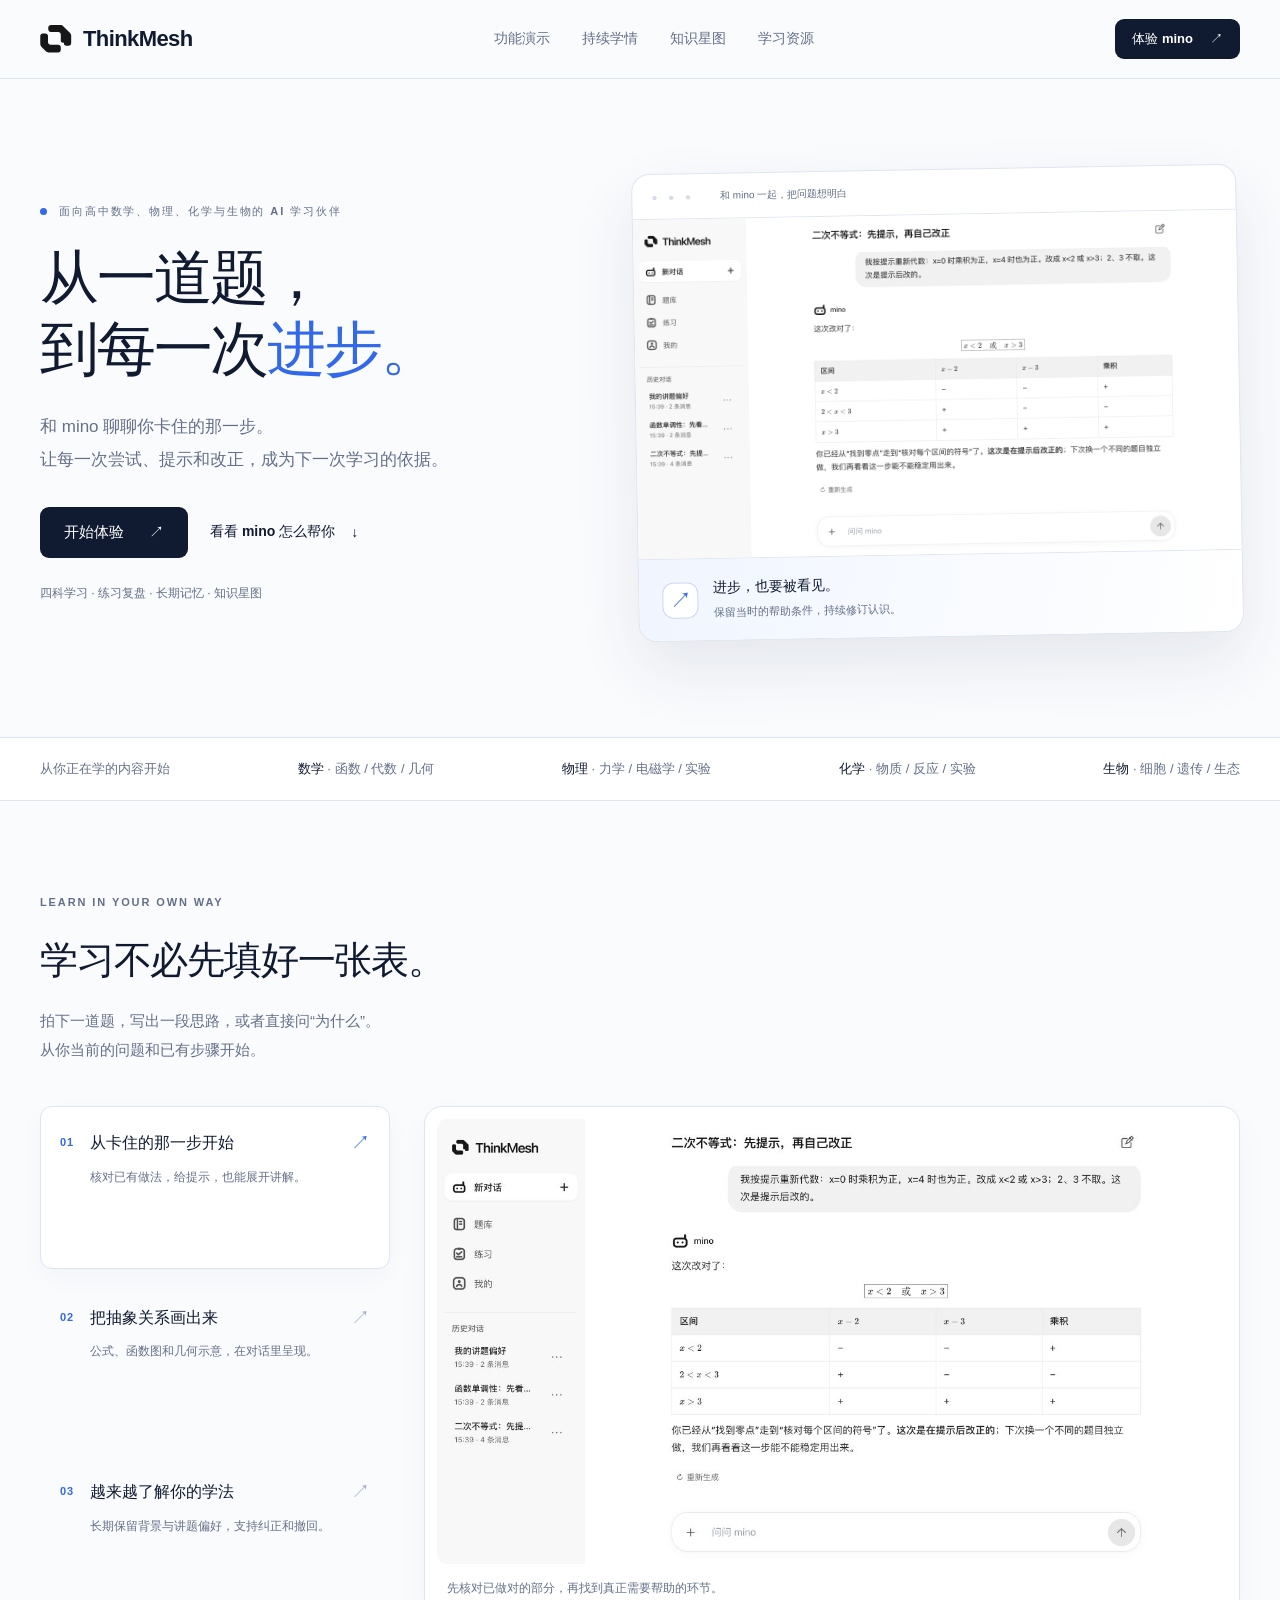
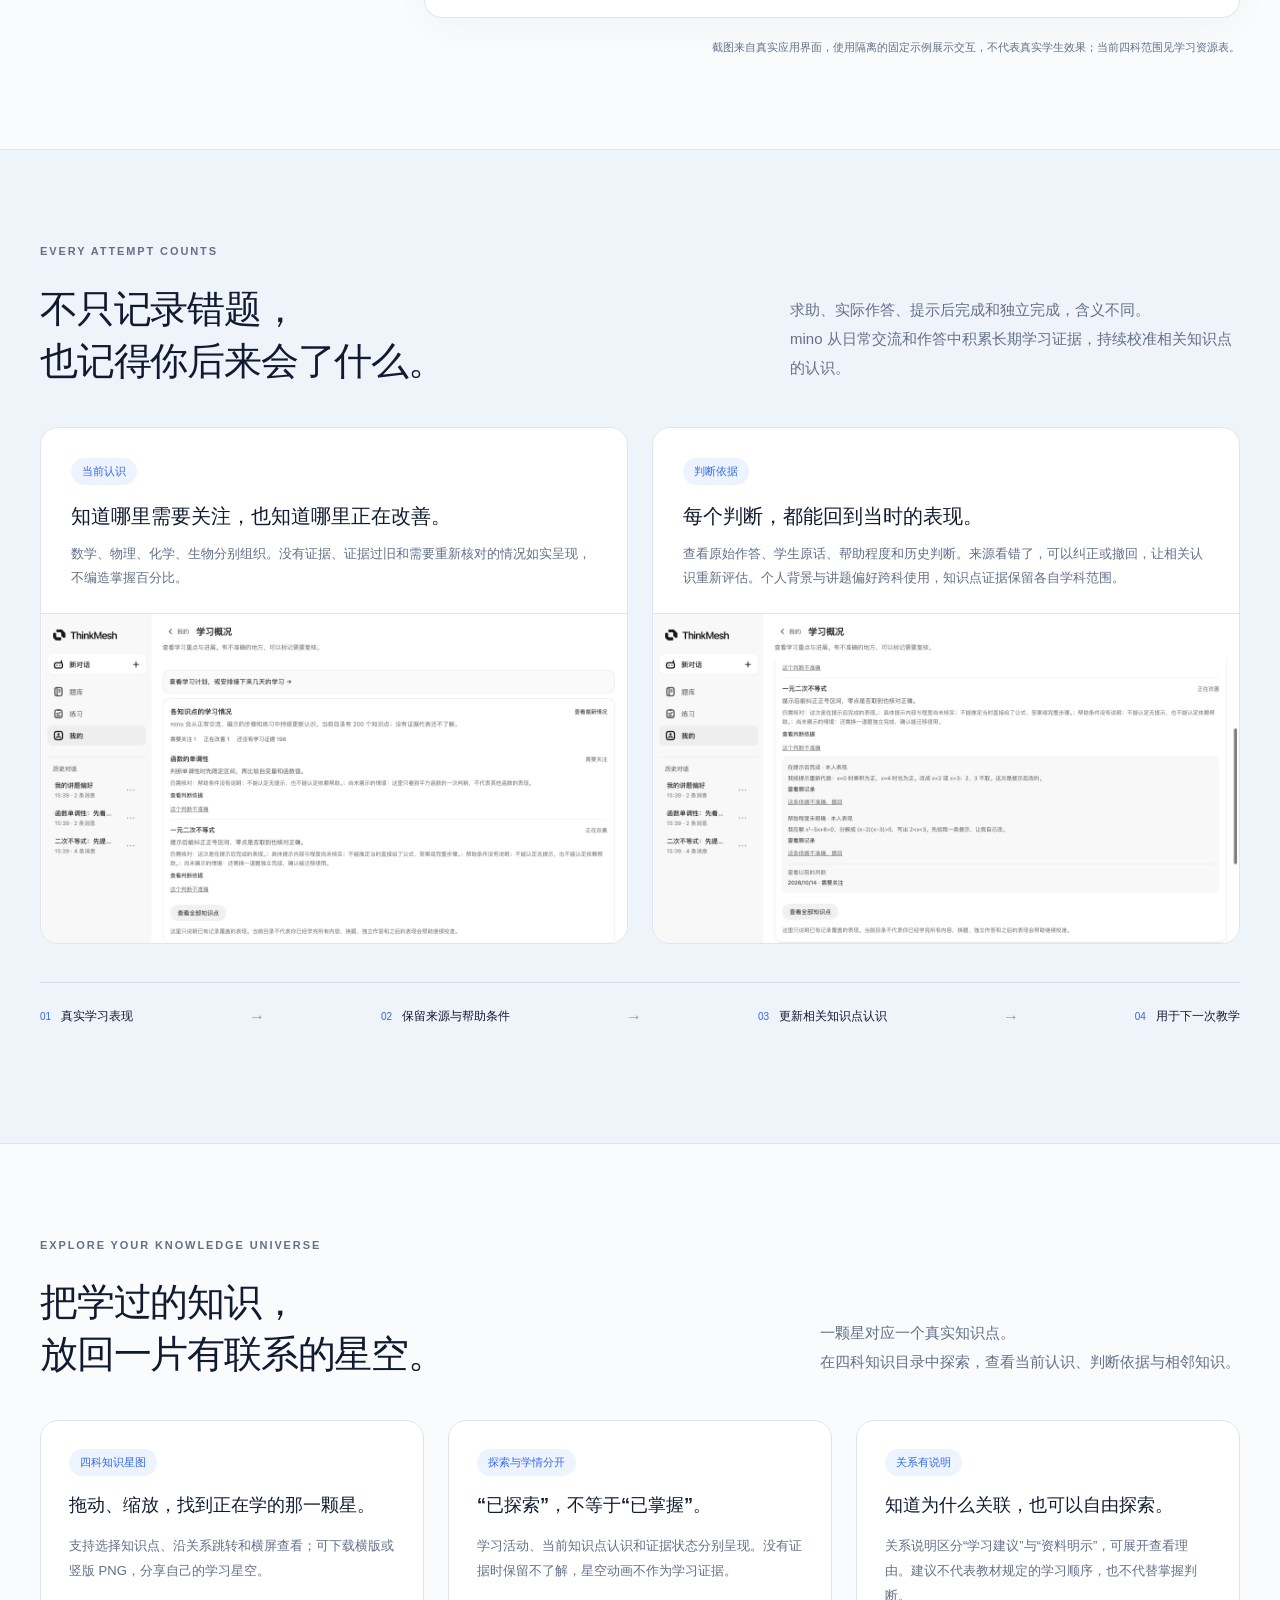
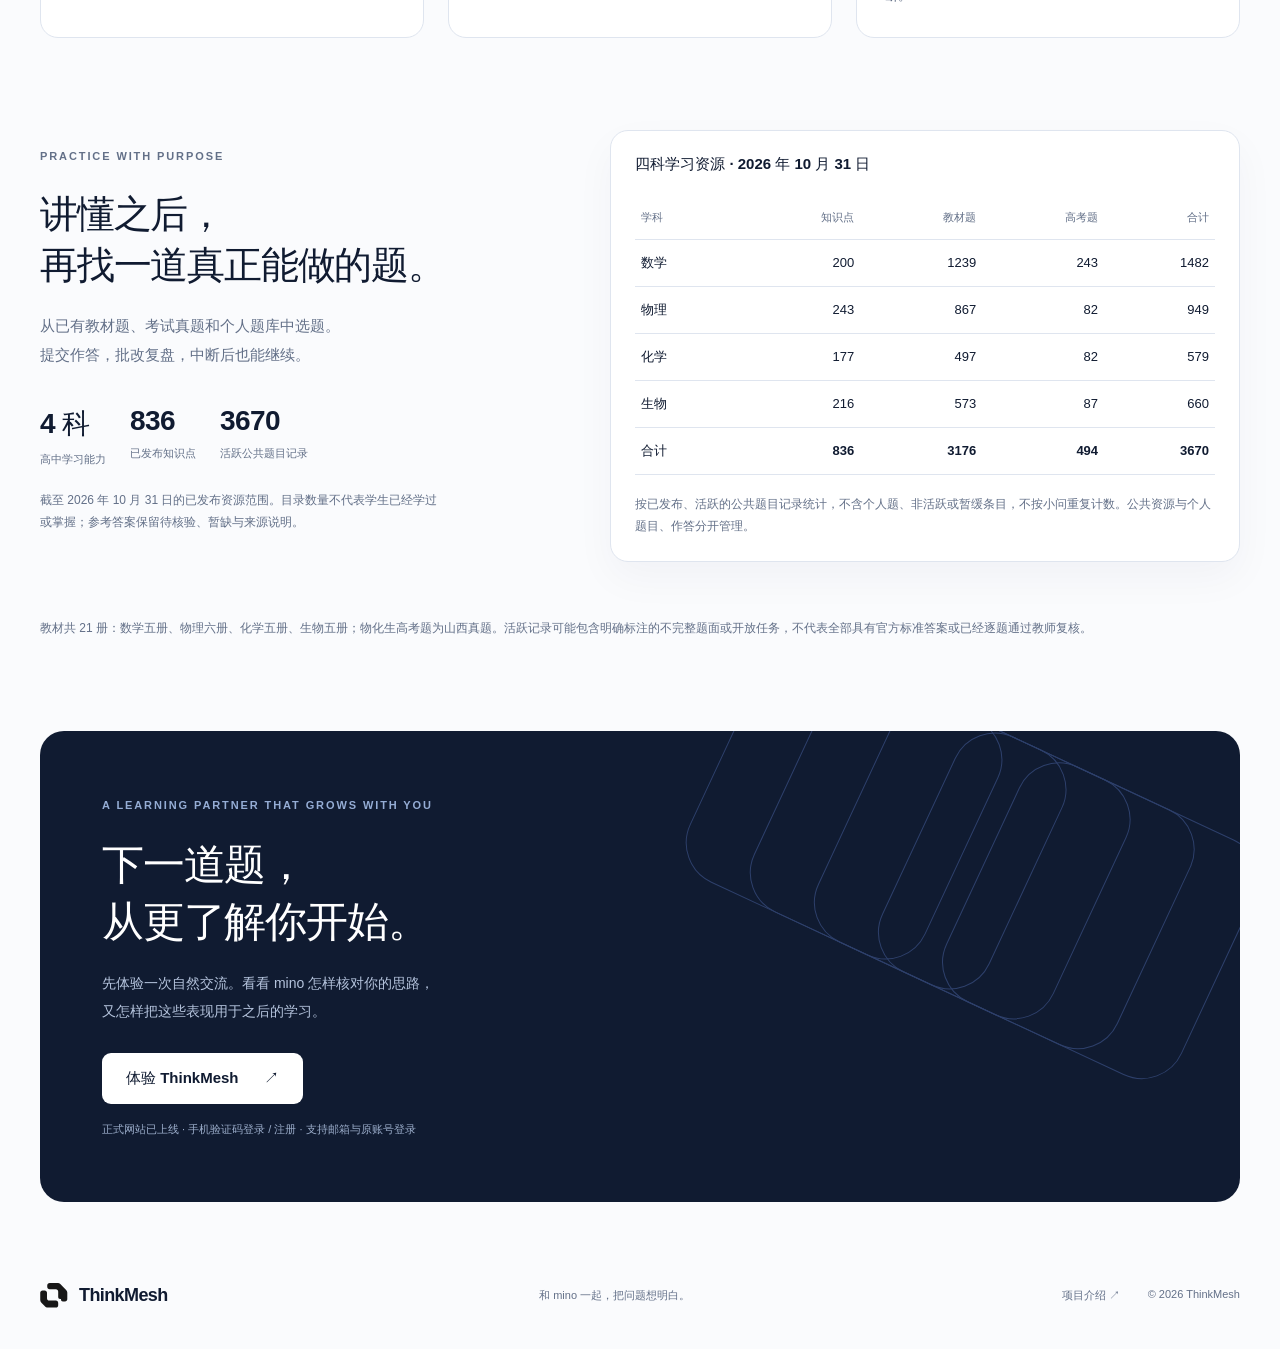
<file: index.html>
<!doctype html>
<html lang="zh-CN">
<head>
  <meta charset="utf-8"><meta name="viewport" content="width=device-width, initial-scale=1">
  <meta name="description" content="ThinkMesh：面向高中数学、物理、化学与生物的 AI 学习伙伴。从读题讲题到练习复盘，让每一次学习成为下一次教学的依据。">
  <meta name="theme-color" content="#101b31"><meta property="og:title" content="ThinkMesh · 从一道题，到每一次进步。">
  <meta property="og:description" content="四科教学、长期学习证据与知识星图。和 mino 一起，把问题想明白。"><meta property="og:image" content="https://zhangyuyao-zx.github.io/thinkmesh-showcase/assets/cover.png">
  <title>ThinkMesh · 从一道题，到每一次进步。</title>
  <link rel="icon" href="assets/thinkmesh.svg" type="image/svg+xml"><link rel="stylesheet" href="styles.css"><script src="script.js" defer></script>
</head>
<body>
  <a class="skip" href="#main">跳到正文</a>
  <header class="header"><div class="wrap nav"><a class="brand" href="./" aria-label="ThinkMesh 首页"><img src="assets/thinkmesh.svg" width="32" height="30" alt=""><span>ThinkMesh</span></a><nav aria-label="主导航"><a href="#demo">功能演示</a><a href="#learning">持续学情</a><a href="#universe">知识星图</a><a href="#resources">学习资源</a></nav><a class="button small" href="experience.html">体验 mino <span aria-hidden="true">↗</span></a></div></header>
  <main id="main">
    <section class="hero wrap">
      <div class="hero-copy"><p class="eyebrow"><span class="dot"></span> 面向高中数学、物理、化学与生物的 AI 学习伙伴</p><h1>从一道题，<br>到每一次<span class="blue">进步。</span></h1><p class="lead">和 mino 聊聊你卡住的那一步。<br>让每一次尝试、提示和改正，成为下一次学习的依据。</p><div class="actions"><a class="button" href="experience.html">开始体验 <span aria-hidden="true">↗</span></a><a class="text-link" href="#demo">看看 mino 怎么帮你 <span aria-hidden="true">↓</span></a></div><p class="quiet">四科学习 · 练习复盘 · 长期记忆 · 知识星图</p></div>
      <div class="hero-visual"><div class="window-top"><span class="window-dots" aria-hidden="true">● ● ●</span><span>和 mino 一起，把问题想明白</span></div><img src="assets/tutoring.jpg" width="1280" height="720" alt="mino 根据学生已有步骤提示二次不等式的区间判断"><div class="visual-note"><span class="note-icon" aria-hidden="true">↗</span><div><strong>进步，也要被看见。</strong><span>保留当时的帮助条件，持续修订认识。</span></div></div></div>
    </section>
    <div class="subject-strip"><div class="wrap strip-inner"><span>从你正在学的内容开始</span><span><b>数学</b> · 函数 / 代数 / 几何</span><span><b>物理</b> · 力学 / 电磁学 / 实验</span><span><b>化学</b> · 物质 / 反应 / 实验</span><span><b>生物</b> · 细胞 / 遗传 / 生态</span></div></div>
    <section id="demo" class="section wrap">
      <div class="section-head"><p class="eyebrow">LEARN IN YOUR OWN WAY</p><h2>学习不必先填好一张表。</h2><p>拍下一道题，写出一段思路，或者直接问“为什么”。<br>从你当前的问题和已有步骤开始。</p></div>
      <div class="demo-layout"><div class="demo-tabs" role="tablist" aria-label="功能演示">
        <button class="demo-tab active" id="tab-tutoring" role="tab" aria-selected="true" aria-controls="demo-panel" data-demo="tutoring"><span class="tab-number">01</span><span><strong>从卡住的那一步开始</strong><small>核对已有做法，给提示，也能展开讲解。</small></span><span class="tab-arrow" aria-hidden="true">↗</span></button>
        <button class="demo-tab" id="tab-geometry" role="tab" aria-selected="false" aria-controls="demo-panel" tabindex="-1" data-demo="geometry"><span class="tab-number">02</span><span><strong>把抽象关系画出来</strong><small>公式、函数图和几何示意，在对话里呈现。</small></span><span class="tab-arrow" aria-hidden="true">↗</span></button>
        <button class="demo-tab" id="tab-memory" role="tab" aria-selected="false" aria-controls="demo-panel" tabindex="-1" data-demo="memory"><span class="tab-number">03</span><span><strong>越来越了解你的学法</strong><small>长期保留背景与讲题偏好，支持纠正和撤回。</small></span><span class="tab-arrow" aria-hidden="true">↗</span></button>
      </div><figure id="demo-panel" class="demo-panel" role="tabpanel" aria-labelledby="tab-tutoring"><img id="demo-image" src="assets/tutoring.jpg" width="1280" height="720" alt="mino 核对学生的二次不等式步骤" loading="lazy"><figcaption id="demo-caption">先核对已做对的部分，再找到真正需要帮助的环节。</figcaption></figure></div>
      <p class="demo-disclosure">截图来自真实应用界面，使用隔离的固定示例展示交互，不代表真实学生效果；当前四科范围见学习资源表。</p>
    </section>
    <section id="learning" class="learning-band"><div class="section wrap">
      <div class="split-heading"><div><p class="eyebrow">EVERY ATTEMPT COUNTS</p><h2>不只记录错题，<br>也记得你后来会了什么。</h2></div><p>求助、实际作答、提示后完成和独立完成，含义不同。<br>mino 从日常交流和作答中积累长期学习证据，持续校准相关知识点的认识。</p></div>
      <div class="learning-grid"><article class="learning-card"><div class="card-text"><span class="pill">当前认识</span><h3>知道哪里需要关注，也知道哪里正在改善。</h3><p>数学、物理、化学、生物分别组织。没有证据、证据过旧和需要重新核对的情况如实呈现，不编造掌握百分比。</p></div><img src="assets/learning.jpg" width="1280" height="720" alt="知识点学情页区分需要关注、正在改善与没有证据" loading="lazy"></article><article class="learning-card"><div class="card-text"><span class="pill">判断依据</span><h3>每个判断，都能回到当时的表现。</h3><p>查看原始作答、学生原话、帮助程度和历史判断。来源看错了，可以纠正或撤回，让相关认识重新评估。个人背景与讲题偏好跨科使用，知识点证据保留各自学科范围。</p></div><img src="assets/evidence.jpg" width="1280" height="720" alt="展开知识点判断依据，查看原始表现与历史修订" loading="lazy"></article></div>
      <div class="cycle" aria-label="持续学习过程"><span><i>01</i>真实学习表现</span><b aria-hidden="true">→</b><span><i>02</i>保留来源与帮助条件</span><b aria-hidden="true">→</b><span><i>03</i>更新相关知识点认识</span><b aria-hidden="true">→</b><span><i>04</i>用于下一次教学</span></div>
    </div></section>
    <section id="universe" class="section wrap universe">
      <div class="split-heading"><div><p class="eyebrow">EXPLORE YOUR KNOWLEDGE UNIVERSE</p><h2>把学过的知识，<br>放回一片有联系的星空。</h2></div><p>一颗星对应一个真实知识点。<br>在四科知识目录中探索，查看当前认识、判断依据与相邻知识。</p></div>
      <div class="universe-grid"><article class="universe-card"><span class="pill">四科知识星图</span><h3>拖动、缩放，找到正在学的那一颗星。</h3><p>支持选择知识点、沿关系跳转和横屏查看；可下载横版或竖版 PNG，分享自己的学习星空。</p></article><article class="universe-card"><span class="pill">探索与学情分开</span><h3>“已探索”，不等于“已掌握”。</h3><p>学习活动、当前知识点认识和证据状态分别呈现。没有证据时保留不了解，星空动画不作为学习证据。</p></article><article class="universe-card"><span class="pill">关系有说明</span><h3>知道为什么关联，也可以自由探索。</h3><p>关系说明区分“学习建议”与“资料明示”，可展开查看理由。建议不代表教材规定的学习顺序，也不代替掌握判断。</p></article></div>
    </section>
    <section id="resources" class="section wrap resources"><div class="resource-copy"><p class="eyebrow">PRACTICE WITH PURPOSE</p><h2>讲懂之后，<br>再找一道真正能做的题。</h2><p>从已有教材题、考试真题和个人题库中选题。<br>提交作答，批改复盘，中断后也能继续。</p><div class="resource-stats"><div><strong>4 科</strong><span>高中学习能力</span></div><div><strong>836</strong><span>已发布知识点</span></div><div><strong>3670</strong><span>活跃公共题目记录</span></div></div><p class="quiet resource-note">截至 2026 年 10 月 31 日的已发布资源范围。目录数量不代表学生已经学过或掌握；参考答案保留待核验、暂缺与来源说明。</p></div><div class="resource-visual resource-table"><table><caption>四科学习资源 · 2026 年 10 月 31 日</caption><thead><tr><th scope="col">学科</th><th scope="col">知识点</th><th scope="col">教材题</th><th scope="col">高考题</th><th scope="col">合计</th></tr></thead><tbody><tr><th scope="row">数学</th><td>200</td><td>1239</td><td>243</td><td>1482</td></tr><tr><th scope="row">物理</th><td>243</td><td>867</td><td>82</td><td>949</td></tr><tr><th scope="row">化学</th><td>177</td><td>497</td><td>82</td><td>579</td></tr><tr><th scope="row">生物</th><td>216</td><td>573</td><td>87</td><td>660</td></tr></tbody><tfoot><tr><th scope="row">合计</th><td>836</td><td>3176</td><td>494</td><td>3670</td></tr></tfoot></table><p class="quiet">按已发布、活跃的公共题目记录统计，不含个人题、非活跃或暂缓条目，不按小问重复计数。公共资源与个人题目、作答分开管理。</p></div><p class="quiet resource-scope">教材共 21 册：数学五册、物理六册、化学五册、生物五册；物化生高考题为山西真题。活跃记录可能包含明确标注的不完整题面或开放任务，不代表全部具有官方标准答案或已经逐题通过教师复核。</p></section>
    <section class="section wrap start"><div class="start-content"><p class="eyebrow">A LEARNING PARTNER THAT GROWS WITH YOU</p><h2>下一道题，<br>从更了解你开始。</h2><p>先体验一次自然交流。看看 mino 怎样核对你的思路，<br>又怎样把这些表现用于之后的学习。</p><a class="button light" href="experience.html">体验 ThinkMesh <span aria-hidden="true">↗</span></a><span class="start-note">正式网站已上线 · 手机验证码登录 / 注册 · 支持邮箱与原账号登录</span></div><div class="mesh" aria-hidden="true"><span></span><span></span><span></span><span></span><span></span></div></section>
  </main>
  <footer class="wrap footer"><a class="brand" href="./"><img src="assets/thinkmesh.svg" width="28" height="26" alt=""><span>ThinkMesh</span></a><p>和 mino 一起，把问题想明白。</p><div><a href="https://github.com/zhangyuyao-zx/thinkmesh-showcase" target="_blank" rel="noopener noreferrer">项目介绍 ↗</a><span>© 2026 ThinkMesh</span></div></footer>
</body>
</html>
</file>
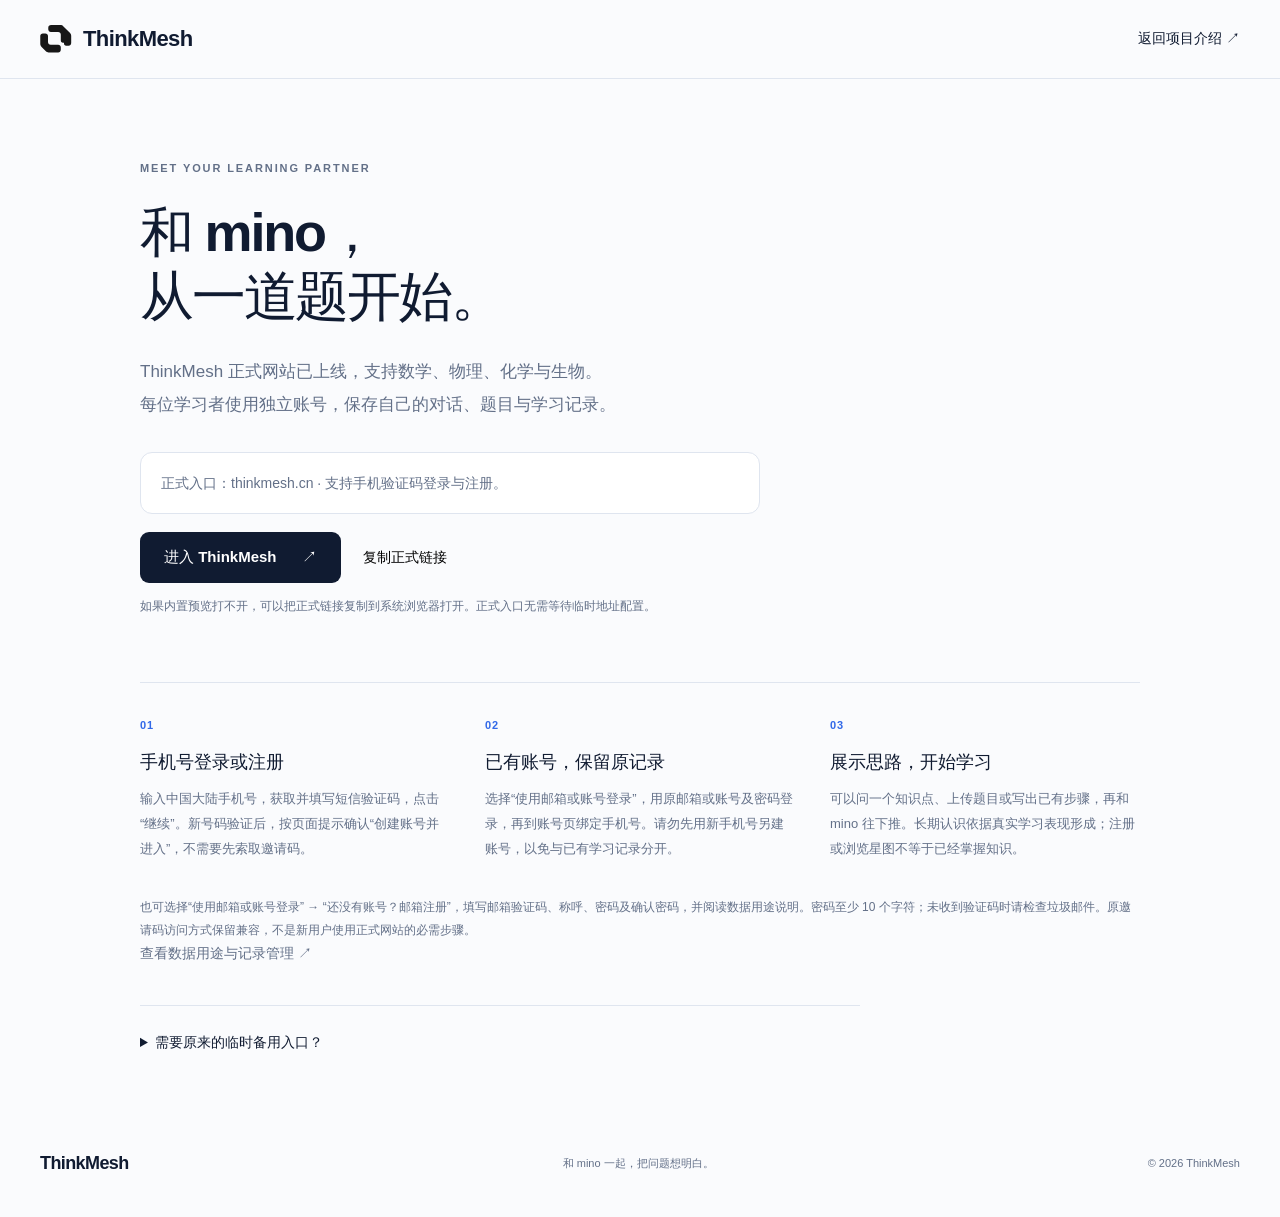
<file: experience.html>
<!doctype html>
<html lang="zh-CN">
<head><meta charset="utf-8"><meta name="viewport" content="width=device-width,initial-scale=1"><meta name="theme-color" content="#101b31"><title>体验 mino · ThinkMesh</title><meta name="description" content="通过 thinkmesh.cn 正式网站体验 ThinkMesh 四科学习伙伴。支持手机验证码登录与注册、邮箱注册及原账号登录。"><link rel="icon" href="assets/thinkmesh.svg" type="image/svg+xml"><link rel="stylesheet" href="styles.css"><script src="script.js" defer></script></head>
<body><header class="header"><div class="wrap nav"><a class="brand" href="./"><img src="assets/thinkmesh.svg" width="32" height="30" alt=""><span>ThinkMesh</span></a><a class="text-link" href="./">返回项目介绍 ↗</a></div></header>
<main class="experience wrap"><p class="eyebrow">MEET YOUR LEARNING PARTNER</p><h1>和 mino，<br>从一道题开始。</h1><p class="lead">ThinkMesh 正式网站已上线，支持数学、物理、化学与生物。<br>每位学习者使用独立账号，保存自己的对话、题目与学习记录。</p><div class="entry-status">正式入口：thinkmesh.cn · 支持手机验证码登录与注册。</div><div class="actions"><a id="entry-link" class="button" href="https://thinkmesh.cn/login" target="_blank" rel="noopener noreferrer">进入 ThinkMesh <span aria-hidden="true">↗</span></a><button id="entry-copy" class="text-link copy-entry" type="button" aria-live="polite">复制正式链接</button></div><p class="quiet">如果内置预览打不开，可以把正式链接复制到系统浏览器打开。正式入口无需等待临时地址配置。</p>
<div class="experience-steps"><article><span class="tab-number">01</span><h2>手机号登录或注册</h2><p>输入中国大陆手机号，获取并填写短信验证码，点击“继续”。新号码验证后，按页面提示确认“创建账号并进入”，不需要先索取邀请码。</p></article><article><span class="tab-number">02</span><h2>已有账号，保留原记录</h2><p>选择“使用邮箱或账号登录”，用原邮箱或账号及密码登录，再到账号页绑定手机号。请勿先用新手机号另建账号，以免与已有学习记录分开。</p></article><article><span class="tab-number">03</span><h2>展示思路，开始学习</h2><p>可以问一个知识点、上传题目或写出已有步骤，再和 mino 往下推。长期认识依据真实学习表现形成；注册或浏览星图不等于已经掌握知识。</p></article></div>
<p class="quiet">也可选择“使用邮箱或账号登录” → “还没有账号？邮箱注册”，填写邮箱验证码、称呼、密码及确认密码，并阅读数据用途说明。密码至少 10 个字符；未收到验证码时请检查垃圾邮件。原邀请码访问方式保留兼容，不是新用户使用正式网站的必需步骤。<br><a class="text-link" href="https://thinkmesh.cn/privacy" target="_blank" rel="noopener noreferrer">查看数据用途与记录管理 ↗</a></p>
<details class="legacy-entry" id="legacy-entry"><summary>需要原来的临时备用入口？</summary><p class="quiet">保留原动态入口配置，供仍使用该路径的体验者查看。它可能更换或暂停；配置标记不代表实时连通性。建议优先使用上方正式网站。</p><div id="entry-status" class="entry-status" role="status">展开后读取备用入口配置…</div><a id="legacy-entry-link" class="text-link" hidden target="_blank" rel="noopener noreferrer">打开临时备用入口 ↗</a><noscript><p class="quiet">启用 JavaScript 后可读取动态备用地址；上方正式网站链接可直接使用。</p></noscript></details></main><footer class="wrap footer"><a class="brand" href="./"><span>ThinkMesh</span></a><p>和 mino 一起，把问题想明白。</p><span>© 2026 ThinkMesh</span></footer></body></html>
</file>
<file: styles.css>
:root{--ink:#101b31;--muted:#637088;--blue:#3269e8;--line:#dfe5ef;--paper:#fafbfdfc;--radius:18px;font-family:Inter,-apple-system,BlinkMacSystemFont,"PingFang SC","Microsoft YaHei",sans-serif;color:var(--ink);background:var(--paper);font-synthesis:none}*{box-sizing:border-box}html{scroll-behavior:smooth;scroll-padding-top:90px}body{margin:0}a{color:inherit;text-decoration:none}button{font:inherit}img{display:block;max-width:100%;height:auto}button,a{-webkit-tap-highlight-color:transparent}a:focus-visible,button:focus-visible{outline:3px solid var(--blue);outline-offset:5px}[hidden]{display:none!important}.wrap{width:min(1200px,calc(100% - 64px));margin-inline:auto}.skip{position:fixed;top:-60px;left:20px;padding:12px;background:white;z-index:20}.skip:focus{top:12px}.header{position:sticky;top:0;z-index:10;background:#fafbfdef;border-bottom:1px solid var(--line);backdrop-filter:blur(16px)}.nav{height:78px;display:flex;align-items:center;justify-content:space-between;gap:28px}.brand{display:flex;align-items:center;gap:11px;font-size:22px;font-weight:750;letter-spacing:-.6px}.nav nav{display:flex;gap:32px;font-size:14px;color:var(--muted)}.nav nav a:hover{color:var(--blue)}.button{display:inline-flex;align-items:center;justify-content:center;gap:25px;min-height:51px;background:var(--ink);color:white;padding:14px 24px;border-radius:9px;font-size:15px;font-weight:600;transition:background .2s,transform .2s}.button:hover{background:#264475;transform:translateY(-2px)}.button.small{min-height:40px;padding:10px 17px;font-size:13px;gap:17px}.button.light{background:white;color:var(--ink)}.text-link{font-size:14px;font-weight:600;display:inline-flex;gap:16px;align-items:center}.text-link:hover{color:var(--blue)}.hero{display:grid;grid-template-columns:1fr 1.12fr;gap:55px;align-items:center;padding-block:90px 100px}.eyebrow{font-size:11px;font-weight:650;letter-spacing:1.9px;color:var(--muted);margin:0 0 22px;line-height:1.7}.dot{display:inline-block;width:7px;height:7px;background:var(--blue);border-radius:50%;margin-right:7px}h1{font-size:clamp(42px,4.6vw,64px);line-height:1.2;letter-spacing:-2.2px;margin:0 0 26px;font-weight:750}.blue{color:var(--blue)}.lead{font-size:17px;line-height:1.95;color:var(--muted);margin:0 0 30px}.actions{display:flex;gap:22px;align-items:center;flex-wrap:wrap}.quiet{font-size:12px;line-height:1.85;color:var(--muted)}.hero .quiet{margin:24px 0 0}.hero-visual{background:white;border:1px solid var(--line);border-radius:var(--radius);box-shadow:0 28px 65px #1c325719;transform:rotate(-1deg);overflow:hidden;position:relative}.window-top{display:flex;gap:25px;align-items:center;padding:15px 19px;color:var(--muted);font-size:10px;border-bottom:1px solid var(--line)}.window-dots{color:#d4dce8;letter-spacing:4px;font-size:10px}.visual-note{display:flex;gap:15px;align-items:center;padding:20px 23px;border-top:1px solid var(--line);background:linear-gradient(100deg,#f0f5ff,#fff)}.visual-note strong{display:block;font-size:14px;margin-bottom:5px}.visual-note span:not(.note-icon){font-size:11px;color:var(--muted)}.note-icon{width:36px;height:36px;border:1px solid #ccd9f6;border-radius:11px;display:grid;place-items:center;color:var(--blue);font-size:22px;background:#fff}.subject-strip{border-block:1px solid var(--line);background:white}.strip-inner{display:flex;justify-content:space-between;gap:20px;padding:22px 0;color:var(--muted);font-size:13px}.strip-inner b{color:var(--ink);font-weight:600}.section{padding-block:92px}.section-head{margin-bottom:42px}.section-head h2,.split-heading h2,.resources h2,.start h2{font-size:clamp(29px,3vw,42px);line-height:1.35;letter-spacing:-1.2px;margin:0 0 20px;font-weight:700}.section-head p:not(.eyebrow),.split-heading>p,.resource-copy>p:not(.eyebrow):not(.quiet){font-size:15px;color:var(--muted);line-height:1.95;margin:0}.demo-layout{display:grid;grid-template-columns:350px 1fr;gap:34px;align-items:stretch}.demo-tabs{display:flex;flex-direction:column;gap:12px}.demo-tab{display:flex;text-align:left;gap:16px;align-items:flex-start;border:1px solid transparent;background:transparent;border-radius:12px;padding:23px 19px;cursor:pointer;color:var(--ink);flex:1;transition:background .2s}.demo-tab:hover{background:#f0f4fc}.demo-tab.active{background:white;border-color:var(--line);box-shadow:0 9px 24px #112b5408}.tab-number{color:var(--blue);font-size:11px;font-weight:700;letter-spacing:1px;line-height:24px}.demo-tab strong{display:block;font-size:16px;font-weight:650;margin-bottom:10px;line-height:1.6}.demo-tab small{display:block;font-size:12px;color:var(--muted);line-height:1.9}.tab-arrow{margin-left:auto;font-size:19px;color:#a4b2ca}.demo-tab.active .tab-arrow{color:var(--blue)}figure{margin:0}.demo-panel{background:white;border:1px solid var(--line);border-radius:var(--radius);padding:12px;overflow:hidden;align-self:center;box-shadow:0 12px 35px #10234208}.demo-panel img{border-radius:10px;aspect-ratio:16/9;object-fit:contain;width:100%;background:white}figcaption{font-size:12px;color:var(--muted);line-height:1.75;padding:14px 10px 6px}.demo-disclosure{text-align:right;font-size:11px;color:var(--muted);margin:20px 0 0;line-height:1.8}.learning-band{background:#eff3fa;border-block:1px solid var(--line)}.split-heading{display:flex;justify-content:space-between;align-items:flex-end;gap:50px;margin-bottom:40px}.split-heading h2{margin-bottom:0}.split-heading>p{max-width:450px;padding-bottom:4px}.learning-grid{display:grid;grid-template-columns:1fr 1fr;gap:24px}.learning-card{background:white;border:1px solid var(--line);border-radius:var(--radius);overflow:hidden}.card-text{padding:30px 30px 22px}.pill{display:inline-block;background:#edf3ff;color:var(--blue);font-size:11px;font-weight:600;padding:6px 11px;border-radius:100px;margin-bottom:15px}.card-text h3{font-size:20px;font-weight:650;line-height:1.6;margin:0 0 10px}.card-text p{font-size:13px;line-height:1.9;color:var(--muted);margin:0}.learning-card img{border-top:1px solid var(--line);width:100%;aspect-ratio:16/9;object-fit:contain}.cycle{display:flex;justify-content:space-between;align-items:center;gap:16px;margin-top:38px;padding:25px 0;border-top:1px solid #d7dfed;flex-wrap:wrap}.cycle span{font-size:12px;display:flex;align-items:center;gap:10px}.cycle i{font-style:normal;font-size:10px;color:var(--blue)}.cycle b{font-weight:400;color:#8d9bb3}.resources{display:grid;grid-template-columns:.9fr 1.1fr;gap:55px;align-items:center}.resource-stats{display:flex;gap:35px;margin-top:35px;margin-bottom:22px}.resource-stats strong{display:block;font-size:28px;font-weight:650;letter-spacing:-.6px}.resource-stats span{display:block;font-size:11px;color:var(--muted);margin-top:9px}.resource-note{max-width:400px}.resource-visual{border:1px solid var(--line);border-radius:var(--radius);background:white;padding:12px;box-shadow:0 16px 40px #1023420a}.resource-visual img{border-radius:10px}.start{border-radius:24px;background:var(--ink);color:#fff;position:relative;overflow:hidden;padding:65px 62px;margin-bottom:75px}.start-content{position:relative;z-index:1}.start .eyebrow{color:#95add5}.start h2{font-size:42px}.start p:not(.eyebrow){font-size:14px;line-height:1.95;color:#b5c4dd;margin:0 0 28px}.start-note{display:block;color:#9badca;font-size:11px;margin-top:18px}.mesh{position:absolute;right:6%;top:-20%;width:430px;height:430px;opacity:.28;transform:rotate(-20deg)}.mesh span{position:absolute;border:1px solid #799eff;border-radius:44px;width:260px;height:260px;transform:rotate(45deg)}.mesh span:nth-child(2){left:50px;top:50px}.mesh span:nth-child(3){left:100px;top:100px}.mesh span:nth-child(4){left:150px;top:150px}.mesh span:nth-child(5){left:200px;top:200px}.footer{display:flex;align-items:center;justify-content:space-between;gap:24px;padding-block:0 35px;font-size:11px;color:var(--muted)}.footer .brand{color:var(--ink);font-size:18px}.footer div{display:flex;gap:28px}.footer a:hover{color:var(--blue)}.experience{padding-block:80px 90px;max-width:1000px}.experience h1{font-size:54px}.entry-status{font-size:14px;line-height:1.9;margin:25px 0 18px;color:var(--muted);max-width:620px;padding:17px 20px;border:1px solid var(--line);background:white;border-radius:12px}.experience-steps{display:grid;grid-template-columns:repeat(3,1fr);gap:35px;margin-block:65px 35px;border-top:1px solid var(--line);padding-top:30px}.experience-steps h2{font-size:18px;margin:13px 0;font-weight:650}.experience-steps p{font-size:13px;color:var(--muted);line-height:1.9;margin:0}
@media(max-width:1000px){.hero{gap:30px;padding-block:65px 75px}.hero h1{font-size:48px}.demo-layout{grid-template-columns:300px 1fr;gap:20px}.resources{gap:30px}.resource-stats{gap:22px}.split-heading{gap:30px}.cycle{gap:13px}.cycle span{font-size:11px}}
@media(max-width:760px){.wrap{width:calc(100% - 36px)}.nav{height:67px;gap:15px}.nav nav{display:none}.brand{font-size:20px}.nav .small{font-size:12px}.hero{grid-template-columns:1fr;padding-block:54px 60px;gap:40px}.hero h1{font-size:49px;letter-spacing:-1.6px}.lead{font-size:15px}.hero-visual{transform:none}.strip-inner{flex-wrap:wrap;justify-content:flex-start;gap:12px 23px;font-size:11px}.strip-inner>span:first-child{flex-basis:100%;margin-bottom:4px}.section{padding-block:60px}.demo-layout{grid-template-columns:1fr;gap:18px}.demo-tabs{gap:8px}.demo-tab{padding:16px}.demo-tab strong{font-size:15px;margin-bottom:4px}.demo-tab small{font-size:11px}.demo-disclosure{text-align:left}.split-heading{display:block}.split-heading>p{margin-top:22px}.learning-grid{grid-template-columns:1fr;gap:18px}.card-text{padding:23px}.card-text h3{font-size:18px}.cycle{display:grid;grid-template-columns:1fr auto 1fr;gap:20px 10px}.cycle b:nth-of-type(2){display:none}.cycle span{font-size:11px}.resources{grid-template-columns:1fr;gap:30px}.resource-stats{gap:32px}.start{padding:42px 28px;margin-bottom:40px;border-radius:18px}.start h2{font-size:34px}.start p:not(.eyebrow){font-size:13px}.mesh{right:-260px;opacity:.17}.footer{align-items:flex-start;flex-wrap:wrap;gap:15px;padding-bottom:28px}.footer p{margin:5px 0}.footer div{width:100%;justify-content:space-between}.experience{padding-top:55px}.experience h1{font-size:44px}.experience-steps{grid-template-columns:1fr;gap:28px;margin-top:45px}.experience .lead br{display:none}}
@media(prefers-reduced-motion:reduce){html{scroll-behavior:auto}*{transition:none!important}}

/* Extend the existing cards and typography for the current product scope. */
.strip-inner{flex-wrap:wrap;gap:15px 22px}.universe{padding-bottom:0}.universe-grid{display:grid;grid-template-columns:repeat(3,minmax(0,1fr));gap:24px}.universe-card{padding:28px;background:white;border:1px solid var(--line);border-radius:var(--radius)}.universe-card h3{font-size:18px;line-height:1.65;margin:0 0 12px}.universe-card p{font-size:13px;color:var(--muted);line-height:1.95;margin:0}.resource-table{min-width:0;padding:24px}.resource-table table{width:100%;border-collapse:collapse;font-size:13px;text-align:right;font-variant-numeric:tabular-nums}.resource-table caption{text-align:left;font-size:15px;font-weight:650;margin-bottom:22px}.resource-table th,.resource-table td{padding:14px 6px;border-bottom:1px solid var(--line);white-space:nowrap}.resource-table th:first-child{text-align:left}.resource-table thead{color:var(--muted);font-size:11px}.resource-table tfoot{font-weight:700}.resource-table .quiet{margin:18px 0 0}.resource-scope{grid-column:1/-1;margin:0}.resource-stats{flex-wrap:wrap;gap:24px}.copy-entry{border:0;background:none;cursor:pointer;padding:10px 0}.legacy-entry{margin-top:38px;padding-top:24px;border-top:1px solid var(--line);max-width:720px}.legacy-entry summary{cursor:pointer;font-size:14px;font-weight:600;line-height:1.8}.legacy-entry summary:focus-visible{outline:3px solid var(--blue);outline-offset:5px}
@media(max-width:760px){.universe-grid{grid-template-columns:1fr;gap:18px}.universe-card{padding:23px}.resource-table{padding:18px 12px}.resource-table th,.resource-table td{padding:12px 4px;font-size:12px}.resource-table caption{font-size:14px}.resource-stats{gap:26px}}
</file>
